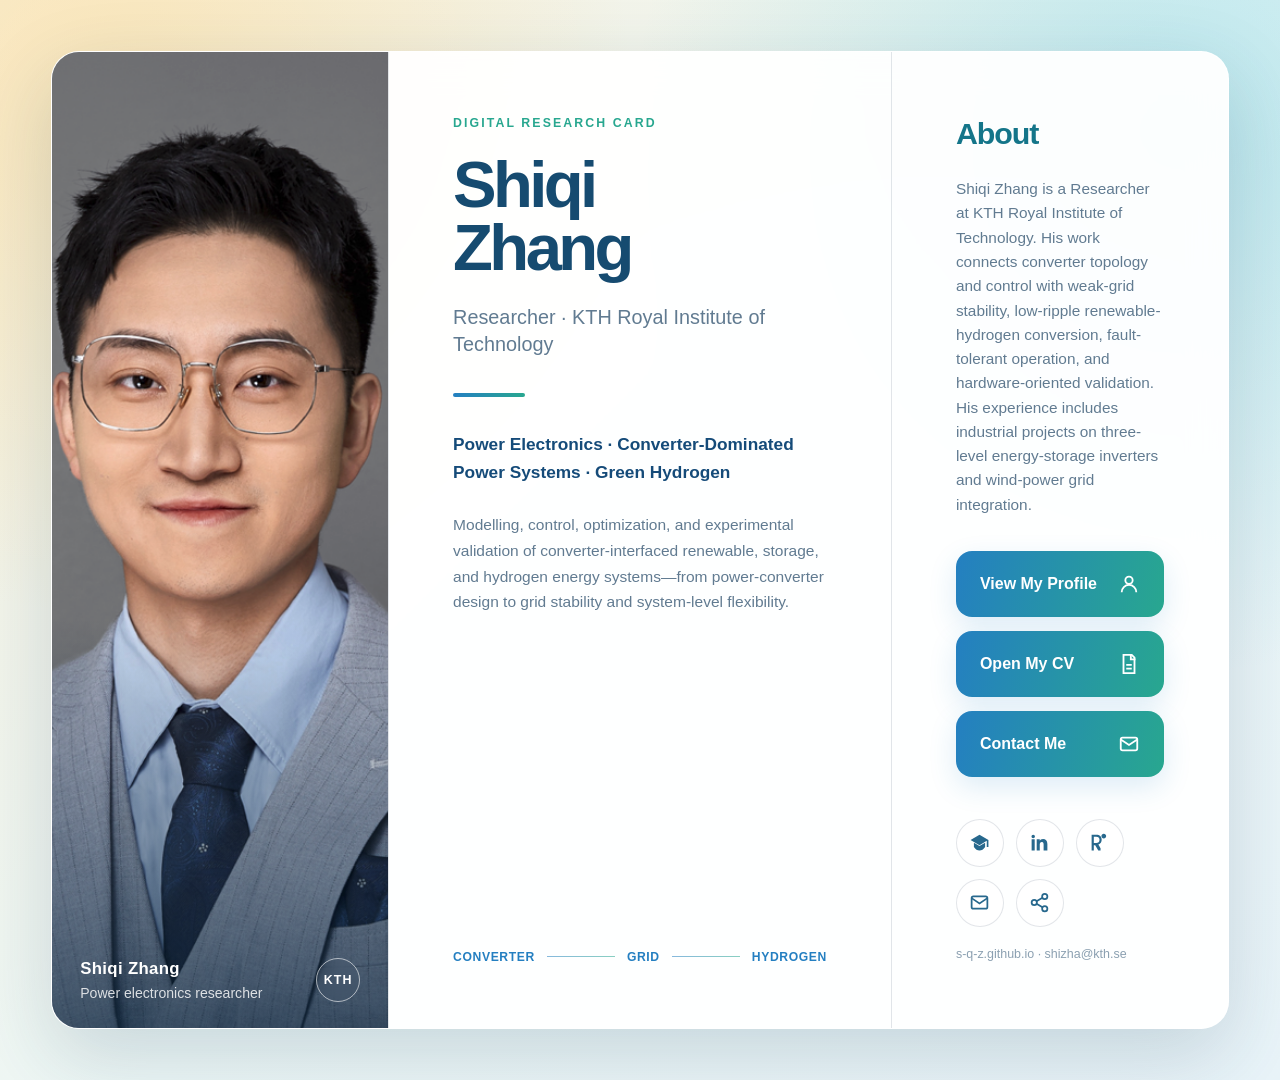
<file: card/index.html>
<!doctype html>
<html lang="en">
<head>
  <meta charset="utf-8">
  <meta name="viewport" content="width=device-width, initial-scale=1">
  <meta name="theme-color" content="#0c3658">
  <meta name="description" content="Digital research card for Shiqi Zhang, Researcher at KTH Royal Institute of Technology.">
  <meta property="og:title" content="Shiqi Zhang · Researcher at KTH">
  <meta property="og:description" content="Power electronics, converter-dominated power systems, and green hydrogen.">
  <meta property="og:image" content="https://s-q-z.github.io/images/avatar.jpg">
  <meta property="og:type" content="profile">
  <title>Shiqi Zhang · Digital Research Card</title>
  <style>
    :root {
      --ink: #102f4c;
      --ink-soft: #617b91;
      --line: rgba(16, 47, 76, .12);
      --blue: #247fc1;
      --teal: #28a78f;
      --paper: rgba(255, 255, 255, .94);
      --shadow: 0 28px 80px rgba(25, 69, 92, .18);
    }

    * { box-sizing: border-box; }

    html { min-height: 100%; }

    body {
      min-height: 100vh;
      margin: 0;
      display: grid;
      place-items: center;
      padding: clamp(18px, 4vw, 64px);
      color: var(--ink);
      font-family: Inter, ui-sans-serif, -apple-system, BlinkMacSystemFont, "Segoe UI", sans-serif;
      background:
        radial-gradient(circle at 9% 9%, rgba(255, 214, 132, .42), transparent 34%),
        radial-gradient(circle at 92% 12%, rgba(99, 201, 219, .36), transparent 36%),
        linear-gradient(135deg, #f7f0dd, #eef8f7 52%, #e9f4f9);
    }

    a { color: inherit; }
    button, a { -webkit-tap-highlight-color: transparent; }

    .card {
      width: min(1540px, 100%);
      min-height: min(810px, calc(100vh - 80px));
      display: grid;
      grid-template-columns: minmax(270px, .92fr) minmax(430px, 1.38fr) minmax(320px, .92fr);
      overflow: hidden;
      border: 1px solid rgba(255, 255, 255, .9);
      border-radius: 28px;
      background: var(--paper);
      box-shadow: var(--shadow);
      backdrop-filter: blur(18px);
    }

    .portrait {
      position: relative;
      min-height: 560px;
      overflow: hidden;
      background: #cbd6de;
    }

    .portrait img {
      width: 100%;
      height: 100%;
      display: block;
      object-fit: cover;
      object-position: center 34%;
      filter: saturate(.88) contrast(1.03);
      transform: scale(1.015);
    }

    .portrait::after {
      content: "";
      position: absolute;
      inset: auto 0 0;
      height: 42%;
      background: linear-gradient(transparent, rgba(8, 34, 57, .7));
      pointer-events: none;
    }

    .portrait-label {
      position: absolute;
      z-index: 1;
      left: 28px;
      right: 28px;
      bottom: 26px;
      display: flex;
      align-items: end;
      justify-content: space-between;
      gap: 18px;
      color: white;
    }

    .portrait-label strong {
      display: block;
      margin-bottom: 5px;
      font-size: 1.05rem;
      letter-spacing: .02em;
    }

    .portrait-label span { font-size: .88rem; opacity: .82; }

    .kth-mark {
      flex: 0 0 auto;
      width: 44px;
      height: 44px;
      display: grid;
      place-items: center;
      border: 1px solid rgba(255, 255, 255, .6);
      border-radius: 50%;
      font-size: .78rem;
      font-weight: 800;
      letter-spacing: .08em;
      backdrop-filter: blur(8px);
    }

    .identity,
    .about { padding: clamp(38px, 5vw, 76px); }

    .identity {
      position: relative;
      display: flex;
      flex-direction: column;
      justify-content: center;
      border-left: 1px solid var(--line);
      border-right: 1px solid var(--line);
    }

    .eyebrow {
      margin: 0 0 24px;
      color: var(--teal);
      font-size: .77rem;
      font-weight: 800;
      letter-spacing: .17em;
      text-transform: uppercase;
    }

    h1 {
      margin: 0;
      max-width: 10ch;
      color: #164b70;
      font-size: clamp(3rem, 5.1vw, 5.7rem);
      font-weight: 560;
      letter-spacing: -.055em;
      line-height: .96;
    }

    .role {
      margin: 24px 0 0;
      color: var(--ink-soft);
      font-size: clamp(1.08rem, 1.55vw, 1.5rem);
      line-height: 1.4;
    }

    .rule {
      width: 72px;
      height: 4px;
      margin: 34px 0;
      border: 0;
      border-radius: 999px;
      background: linear-gradient(90deg, var(--blue), var(--teal));
    }

    .keywords {
      margin: 0 0 26px;
      color: #154b79;
      font-size: clamp(1rem, 1.35vw, 1.28rem);
      font-weight: 650;
      line-height: 1.6;
    }

    .summary {
      max-width: 700px;
      margin: 0;
      color: var(--ink-soft);
      font-size: clamp(.97rem, 1.16vw, 1.12rem);
      line-height: 1.65;
    }

    .flow {
      margin-top: auto;
      padding-top: 48px;
      display: flex;
      align-items: center;
      gap: 12px;
      color: var(--blue);
      font-size: .76rem;
      font-weight: 750;
      letter-spacing: .05em;
      text-transform: uppercase;
    }

    .flow i {
      height: 1px;
      flex: 1;
      background: linear-gradient(90deg, var(--blue), var(--teal));
      opacity: .55;
    }

    .about {
      display: flex;
      flex-direction: column;
    }

    h2 {
      margin: 0 0 26px;
      color: #147589;
      font-size: clamp(1.9rem, 2.3vw, 2.7rem);
      font-weight: 600;
      letter-spacing: -.035em;
    }

    .about-copy {
      margin: 0;
      color: var(--ink-soft);
      font-size: clamp(.96rem, 1.1vw, 1.08rem);
      line-height: 1.58;
    }

    .actions {
      display: grid;
      gap: 14px;
      margin-top: 34px;
    }

    .action {
      min-height: 66px;
      display: flex;
      align-items: center;
      justify-content: space-between;
      gap: 18px;
      padding: 0 24px;
      border: 0;
      border-radius: 16px;
      color: white;
      background: linear-gradient(105deg, var(--blue), var(--teal));
      box-shadow: 0 10px 28px rgba(36, 127, 193, .15);
      font: inherit;
      font-weight: 700;
      text-decoration: none;
      cursor: pointer;
      transition: transform .2s ease, box-shadow .2s ease;
    }

    .action:hover,
    .action:focus-visible {
      transform: translateY(-2px);
      box-shadow: 0 14px 34px rgba(36, 127, 193, .25);
      outline: none;
    }

    .action svg { width: 22px; height: 22px; flex: 0 0 auto; }

    .socials {
      margin-top: auto;
      padding-top: 42px;
      display: flex;
      flex-wrap: wrap;
      gap: 12px;
    }

    .social {
      width: 48px;
      height: 48px;
      display: grid;
      place-items: center;
      border: 1px solid var(--line);
      border-radius: 50%;
      color: #27688d;
      background: rgba(255, 255, 255, .78);
      text-decoration: none;
      transition: color .2s ease, border-color .2s ease, transform .2s ease;
    }

    .social:hover,
    .social:focus-visible {
      color: var(--teal);
      border-color: rgba(40, 167, 143, .5);
      transform: translateY(-2px);
      outline: none;
    }

    .social svg { width: 21px; height: 21px; }

    .hint {
      margin: 18px 0 0;
      color: #8ba0b1;
      font-size: .78rem;
      line-height: 1.5;
    }

    .toast {
      position: fixed;
      left: 50%;
      bottom: 24px;
      z-index: 5;
      padding: 11px 18px;
      border-radius: 999px;
      color: white;
      background: #0e3a59;
      box-shadow: 0 12px 30px rgba(14, 58, 89, .24);
      font-size: .9rem;
      opacity: 0;
      transform: translate(-50%, 18px);
      pointer-events: none;
      transition: .25s ease;
    }

    .toast.show { opacity: 1; transform: translate(-50%, 0); }

    @media (max-width: 1040px) {
      body { padding: 20px; place-items: start center; }
      .card { grid-template-columns: .86fr 1.14fr; min-height: auto; }
      .portrait { min-height: 650px; }
      .identity { border-right: 0; }
      .about { grid-column: 1 / -1; border-top: 1px solid var(--line); }
      .about-copy { max-width: 820px; }
      .socials { margin-top: 36px; }
    }

    @media (max-width: 680px) {
      body { display: block; padding: 12px; }
      .card { display: block; border-radius: 22px; }
      .portrait { min-height: 460px; }
      .portrait img { object-position: center 30%; }
      .identity, .about { padding: 34px 26px; }
      .identity { border: 0; border-top: 1px solid var(--line); }
      h1 { max-width: none; font-size: clamp(3rem, 15vw, 4.5rem); }
      .flow { padding-top: 38px; }
      .action { min-height: 62px; }
    }

    @media (prefers-reduced-motion: reduce) {
      *, *::before, *::after { scroll-behavior: auto !important; transition: none !important; }
    }
  </style>
</head>
<body>
  <main class="card" aria-label="Digital research card for Shiqi Zhang">
    <section class="portrait" aria-label="Portrait">
      <img src="../images/avatar.jpg" alt="Portrait of Shiqi Zhang">
      <div class="portrait-label">
        <div><strong>Shiqi Zhang</strong><span>Power electronics researcher</span></div>
        <div class="kth-mark" aria-label="KTH">KTH</div>
      </div>
    </section>

    <section class="identity">
      <p class="eyebrow">Digital research card</p>
      <h1>Shiqi<br>Zhang</h1>
      <p class="role">Researcher · KTH Royal Institute of Technology</p>
      <hr class="rule">
      <p class="keywords">Power Electronics · Converter-Dominated Power Systems · Green Hydrogen</p>
      <p class="summary">Modelling, control, optimization, and experimental validation of converter-interfaced renewable, storage, and hydrogen energy systems—from power-converter design to grid stability and system-level flexibility.</p>
      <div class="flow" aria-hidden="true"><span>Converter</span><i></i><span>Grid</span><i></i><span>Hydrogen</span></div>
    </section>

    <section class="about">
      <h2>About</h2>
      <p class="about-copy">Shiqi Zhang is a Researcher at KTH Royal Institute of Technology. His work connects converter topology and control with weak-grid stability, low-ripple renewable-hydrogen conversion, fault-tolerant operation, and hardware-oriented validation. His experience includes industrial projects on three-level energy-storage inverters and wind-power grid integration.</p>

      <div class="actions">
        <a class="action" href="../" aria-label="View full academic profile">
          <span>View My Profile</span>
          <svg aria-hidden="true" viewBox="0 0 24 24" fill="none" stroke="currentColor" stroke-width="2"><circle cx="12" cy="8" r="4"/><path d="M4 21a8 8 0 0 1 16 0"/></svg>
        </a>
        <a class="action" href="../ShiqiZhang_CV.pdf?v=20261114" target="_blank" rel="noopener noreferrer" aria-label="Open academic curriculum vitae">
          <span>Open My CV</span>
          <svg aria-hidden="true" viewBox="0 0 24 24" fill="none" stroke="currentColor" stroke-width="2"><path d="M6 2h9l3 3v17H6z"/><path d="M14 2v5h5M9 13h6M9 17h6"/></svg>
        </a>
        <a class="action" href="mailto:shizha@kth.se" aria-label="Email Shiqi Zhang">
          <span>Contact Me</span>
          <svg aria-hidden="true" viewBox="0 0 24 24" fill="none" stroke="currentColor" stroke-width="2"><rect x="3" y="5" width="18" height="14" rx="2"/><path d="m3 7 9 6 9-6"/></svg>
        </a>
      </div>

      <nav class="socials" aria-label="Academic and professional links">
        <a class="social" href="https://scholar.google.com/citations?user=f6Bvb1UAAAAJ&amp;hl=en" target="_blank" rel="noopener noreferrer" aria-label="Google Scholar" title="Google Scholar">
          <svg aria-hidden="true" viewBox="0 0 24 24" fill="currentColor"><path d="M12 3 1.8 9 12 15l8.3-4.9V17h1.9V9L12 3Zm-6.4 9.3V17c1.8 2.7 4 4 6.4 4s4.6-1.3 6.4-4v-4.7L12 16l-6.4-3.7Z"/></svg>
        </a>
        <a class="social" href="https://www.linkedin.com/in/shiqi-zhang-9b76a1359/" target="_blank" rel="noopener noreferrer" aria-label="LinkedIn" title="LinkedIn">
          <svg aria-hidden="true" viewBox="0 0 24 24" fill="currentColor"><path d="M6.5 8.2H3V21h3.5V8.2ZM4.8 3A2 2 0 1 0 4.8 7a2 2 0 0 0 0-4Zm16.2 10.7c0-3.9-2.1-5.7-4.9-5.7-2.2 0-3.3 1.2-3.8 2.1V8.2H8.8V21h3.5v-6.3c0-1.7.3-3.3 2.4-3.3 2 0 2 1.9 2 3.4V21H21v-7.3Z"/></svg>
        </a>
        <a class="social" href="https://www.researchgate.net/profile/Shiqi-Zhang-63" target="_blank" rel="noopener noreferrer" aria-label="ResearchGate" title="ResearchGate">
          <svg aria-hidden="true" viewBox="0 0 24 24" fill="currentColor"><path d="M19.6 4.7c0 1.5-1.2 2.7-2.7 2.7s-2.7-1.2-2.7-2.7S15.4 2 16.9 2s2.7 1.2 2.7 2.7ZM13.2 21h-2.6l-3.5-6H5.5v6H3V3h5.4c3.8 0 6.1 2.1 6.1 5.8 0 2.5-1.3 4.5-3.8 5.4l2.5 4.3V21ZM5.5 5.4v7.2h2.7c2.5 0 3.8-1.2 3.8-3.7s-1.3-3.5-3.8-3.5H5.5Z"/></svg>
        </a>
        <button class="social" type="button" id="copy-email" aria-label="Copy email address" title="Copy email">
          <svg aria-hidden="true" viewBox="0 0 24 24" fill="none" stroke="currentColor" stroke-width="2"><rect x="3" y="5" width="18" height="14" rx="2"/><path d="m3 7 9 6 9-6"/></svg>
        </button>
        <button class="social" type="button" id="share-card" aria-label="Share this card" title="Share card">
          <svg aria-hidden="true" viewBox="0 0 24 24" fill="none" stroke="currentColor" stroke-width="2"><circle cx="18" cy="5" r="3"/><circle cx="6" cy="12" r="3"/><circle cx="18" cy="19" r="3"/><path d="m8.6 10.5 6.8-4M8.6 13.5l6.8 4"/></svg>
        </button>
      </nav>
      <p class="hint">s-q-z.github.io · shizha@kth.se</p>
    </section>
  </main>

  <div class="toast" id="toast" role="status" aria-live="polite"></div>

  <script>
    const toast = document.getElementById('toast');
    let toastTimer;

    function notify(message) {
      toast.textContent = message;
      toast.classList.add('show');
      clearTimeout(toastTimer);
      toastTimer = setTimeout(() => toast.classList.remove('show'), 2200);
    }

    async function copyText(text, message) {
      try {
        await navigator.clipboard.writeText(text);
        notify(message);
      } catch (_) {
        window.prompt('Copy this:', text);
      }
    }

    document.getElementById('copy-email').addEventListener('click', () => {
      copyText('shizha@kth.se', 'Email copied');
    });

    document.getElementById('share-card').addEventListener('click', async () => {
      const shareData = {
        title: 'Shiqi Zhang · Researcher at KTH',
        text: 'Power electronics, converter-dominated power systems, and green hydrogen.',
        url: window.location.href
      };
      if (navigator.share) {
        try { await navigator.share(shareData); } catch (_) {}
      } else {
        copyText(window.location.href, 'Card link copied');
      }
    });
  </script>
</body>
</html>
</file>
